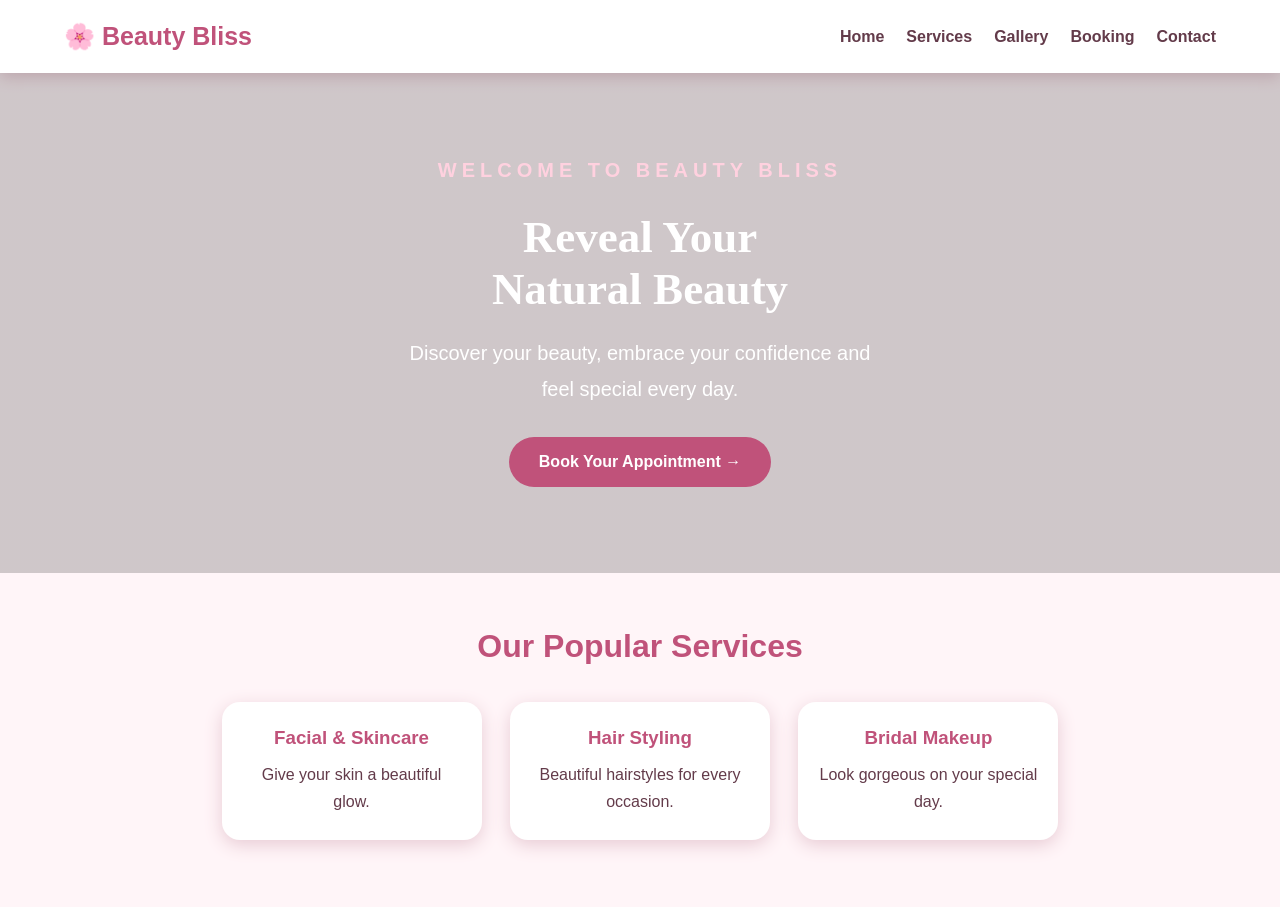
<file: index.html>
<!DOCTYPE html>
<html lang="en">
<head>
    <meta charset="UTF-8">
    <meta name="viewport" content="width=device-width, initial-scale=1.0">
    <title>Beauty Bliss Parlour</title>
    <link rel="stylesheet" href="style.css">
</head>
<body>

    <nav class="navbar">
        <h2>🌸 Beauty Bliss</h2>

        <ul>
            <li><a href="index.html">Home</a></li>
            <li><a href="services.html">Services</a></li>
            <li><a href="gallery.html">Gallery</a></li>
            <li><a href="booking.html">Booking</a></li>
            <li><a href="contact.html">Contact</a></li>
        </ul>
    </nav>

    
<section class="hero">

    <div class="hero-content">
        <p class="hero-tagline">WELCOME TO BEAUTY BLISS</p>

        <h1>Reveal Your<br>Natural Beauty</h1>

        <p class="hero-description">
            Discover your beauty, embrace your confidence
            and feel special every day.
        </p>

        <a href="booking.html" class="btn">
            Book Your Appointment →
        </a>
    </div>

</section>


    <section class="services">
        <h2>Our Popular Services</h2>

        <div class="card">
            <h3>Facial & Skincare</h3>
            <p>Give your skin a beautiful glow.</p>
        </div>

        <div class="card">
            <h3>Hair Styling</h3>
            <p>Beautiful hairstyles for every occasion.</p>
        </div>

        <div class="card">
            <h3>Bridal Makeup</h3>
            <p>Look gorgeous on your special day.</p>
        </div>
    </section>

</body>
</html>
</file>
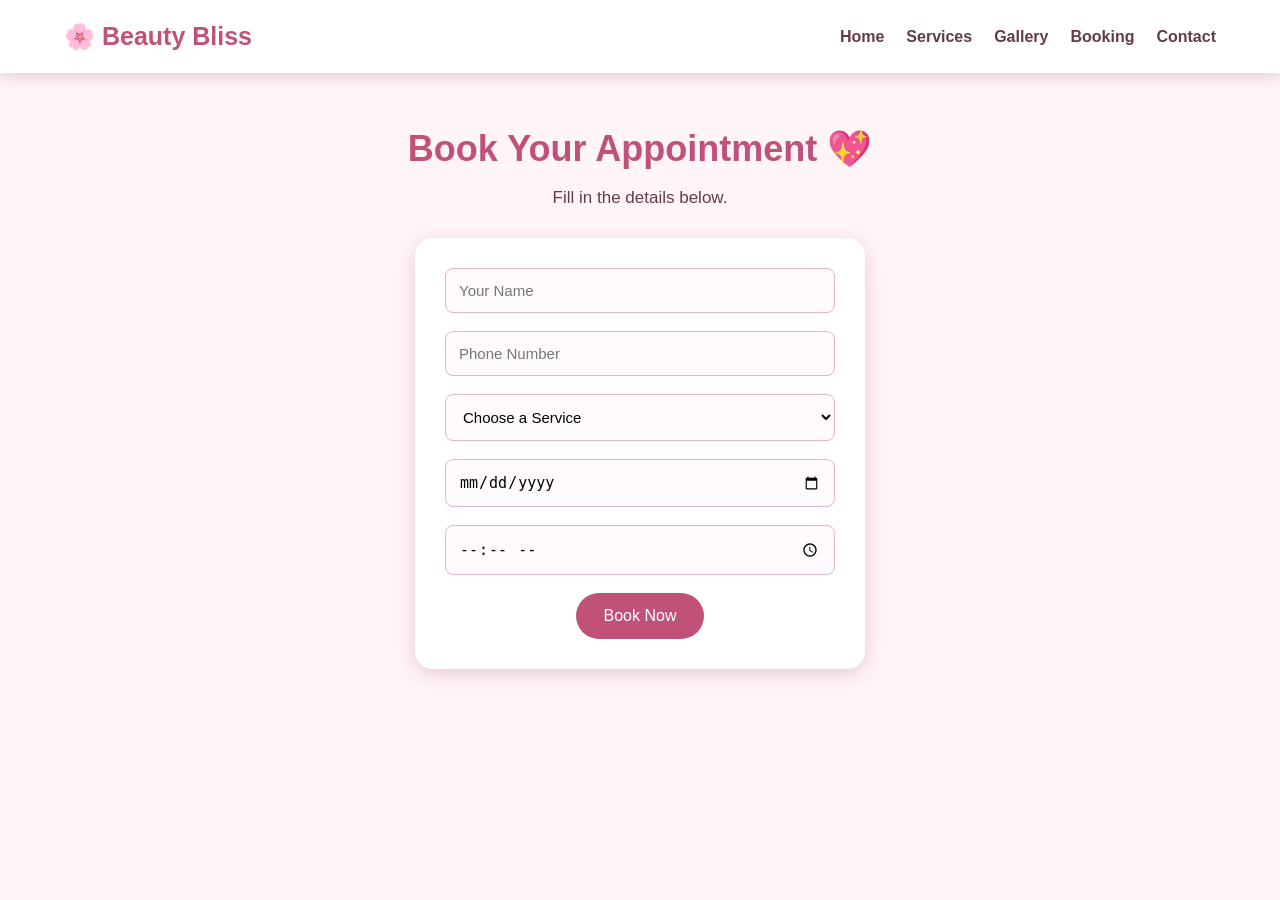
<file: booking.html>
<!DOCTYPE html>
<html lang="en">
<head>
    <meta charset="UTF-8">
    <meta name="viewport" content="width=device-width, initial-scale=1.0">
    <title>Book Appointment - Beauty Bliss</title>
    <link rel="stylesheet" href="style.css">
</head>
<body>

    <nav class="navbar">
        <h2>🌸 Beauty Bliss</h2>
        <ul>
            <li><a href="index.html">Home</a></li>
            <li><a href="services.html">Services</a></li>
            <li><a href="gallery.html">Gallery</a></li>
            <li><a href="booking.html">Booking</a></li>
            <li><a href="contact.html">Contact</a></li>
        </ul>
    </nav>

    <section class="services">
        <h1>Book Your Appointment 💖</h1>
        <p>Fill in the details below.</p>

        <form>
            <p>
                <input type="text" placeholder="Your Name" required>
            </p>
            <br>

            <p>
                <input type="tel" placeholder="Phone Number" required>
            </p>
            <br>

            <p>
                <select required>
                    <option value="">Choose a Service</option>
                    <option>Facial & Skincare</option>
                    <option>Hair Styling</option>
                    <option>Bridal Makeup</option>
                    <option>Party Makeup</option>
                    <option>Manicure & Pedicure</option>
                    <option>Eyebrow Threading</option>
                </select>
            </p>
            <br>

            <p>
                <input type="date" required>
            </p>
            <br>

            <p>
                <input type="time" required>
            </p>
            <br>

            <button type="submit" class="btn">Book Now</button>
        </form>
    </section>

</body>
</html>
</file>
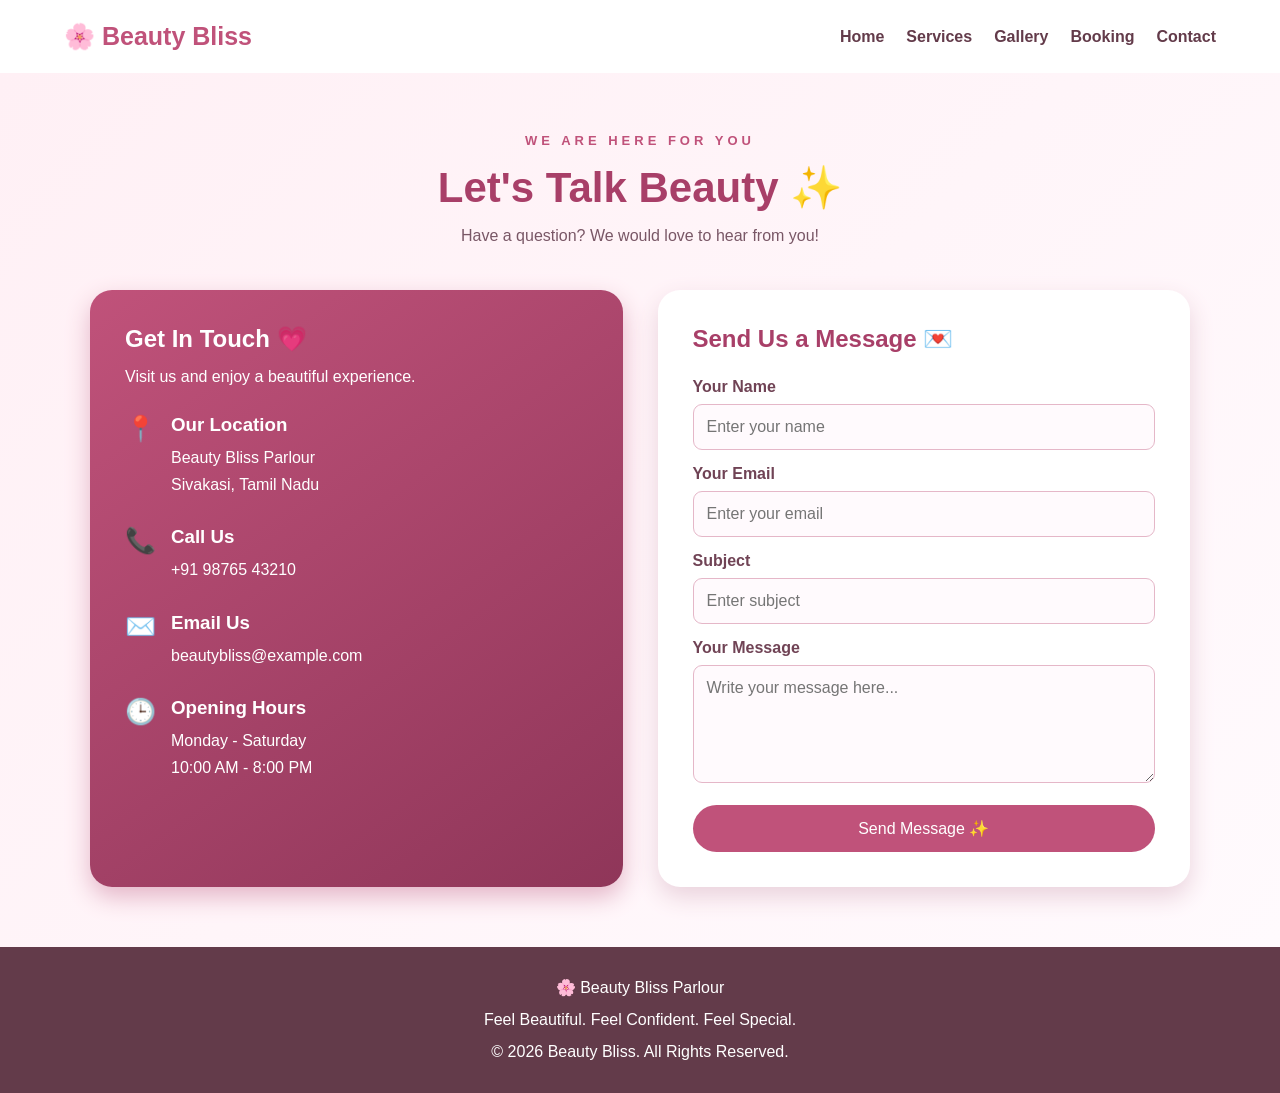
<file: contact.html>
<!DOCTYPE html>
<html lang="en">
<head>
    <meta charset="UTF-8">
    <meta name="viewport" content="width=device-width, initial-scale=1.0">
    <title>Contact Us - Beauty Bliss</title>
    <link rel="stylesheet" href="style.css">
</head>
<body>

    <nav class="navbar">
        <h2>🌸 Beauty Bliss</h2>
        <ul>
            <li><a href="index.html">Home</a></li>
            <li><a href="services.html">Services</a></li>
            <li><a href="gallery.html">Gallery</a></li>
            <li><a href="booking.html">Booking</a></li>
            <li><a href="contact.html">Contact</a></li>
        </ul>
    </nav>

    <section class="contact-section">

        <div class="contact-heading">
            <p class="small-title">WE ARE HERE FOR YOU</p>
            <h1>Let's Talk Beauty ✨</h1>
            <p>Have a question? We would love to hear from you!</p>
        </div>

        <div class="contact-container">

            <div class="contact-info">
                <h2>Get In Touch 💗</h2>
                <p>Visit us and enjoy a beautiful experience.</p>

                <div class="contact-item">
                    <span>📍</span>
                    <div>
                        <h3>Our Location</h3>
                        <p>Beauty Bliss Parlour</p>
                        <p>Sivakasi, Tamil Nadu</p>
                    </div>
                </div>

                <div class="contact-item">
                    <span>📞</span>
                    <div>
                        <h3>Call Us</h3>
                        <p>+91 98765 43210</p>
                    </div>
                </div>

                <div class="contact-item">
                    <span>✉️</span>
                    <div>
                        <h3>Email Us</h3>
                        <p>beautybliss@example.com</p>
                    </div>
                </div>

                <div class="contact-item">
                    <span>🕒</span>
                    <div>
                        <h3>Opening Hours</h3>
                        <p>Monday - Saturday</p>
                        <p>10:00 AM - 8:00 PM</p>
                    </div>
                </div>
            </div>

            <div class="contact-form">
                <h2>Send Us a Message 💌</h2>

                <form>
                    <label>Your Name</label>
                    <input type="text" placeholder="Enter your name" required>

                    <label>Your Email</label>
                    <input type="email" placeholder="Enter your email" required>

                    <label>Subject</label>
                    <input type="text" placeholder="Enter subject" required>

                    <label>Your Message</label>
                    <textarea placeholder="Write your message here..." rows="5" required></textarea>

                    <button type="submit" class="btn">Send Message ✨</button>
                </form>
            </div>

        </div>

    </section>

    <footer class="contact-footer">
        <p>🌸 Beauty Bliss Parlour</p>
        <p>Feel Beautiful. Feel Confident. Feel Special.</p>
        <p>© 2026 Beauty Bliss. All Rights Reserved.</p>
    </footer>

</body>
</html>
</file>
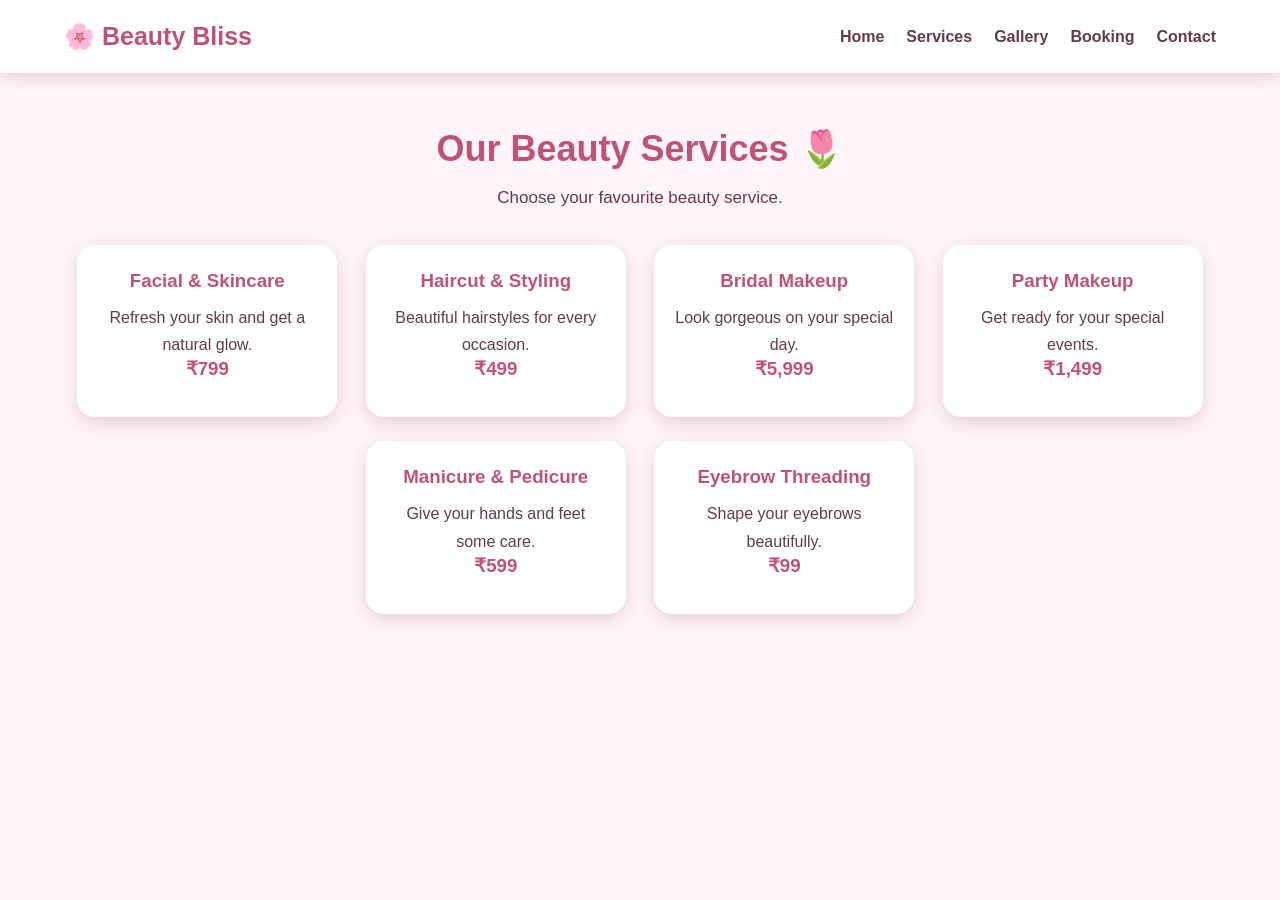
<file: services.html>
<!DOCTYPE html>
<html lang="en">
<head>
    <meta charset="UTF-8">
    <meta name="viewport" content="width=device-width, initial-scale=1.0">
    <title>Our Services - Beauty Bliss</title>
    <link rel="stylesheet" href="style.css">
</head>
<body>

    <nav class="navbar">
        <h2>🌸 Beauty Bliss</h2>
        <ul>
            <li><a href="index.html">Home</a></li>
            <li><a href="services.html">Services</a></li>
            <li><a href="gallery.html">Gallery</a></li>
            <li><a href="booking.html">Booking</a></li>
            <li><a href="contact.html">Contact</a></li>
        </ul>
    </nav>

    <section class="services">
        <h1>Our Beauty Services 🌷</h1>
        <p>Choose your favourite beauty service.</p>

        <div class="card">
            <h3>Facial & Skincare</h3>
            <p>Refresh your skin and get a natural glow.</p>
            <h3>₹799</h3>
        </div>

        <div class="card">
            <h3>Haircut & Styling</h3>
            <p>Beautiful hairstyles for every occasion.</p>
            <h3>₹499</h3>
        </div>

        <div class="card">
            <h3>Bridal Makeup</h3>
            <p>Look gorgeous on your special day.</p>
            <h3>₹5,999</h3>
        </div>

        <div class="card">
            <h3>Party Makeup</h3>
            <p>Get ready for your special events.</p>
            <h3>₹1,499</h3>
        </div>

        <div class="card">
            <h3>Manicure & Pedicure</h3>
            <p>Give your hands and feet some care.</p>
            <h3>₹599</h3>
        </div>

        <div class="card">
            <h3>Eyebrow Threading</h3>
            <p>Shape your eyebrows beautifully.</p>
            <h3>₹99</h3>
        </div>
    </section>

</body>
</html>
</file>
<file: style.css>
* {
    margin: 0;
    padding: 0;
    box-sizing: border-box;
}

body {
    font-family: Arial, sans-serif;
    background-color: #fff5f7;
    color: #5c303d;
}

/* Navigation Bar */
.navbar {
    background-color: white;
    padding: 20px 5%;
    display: flex;
    justify-content: space-between;
    align-items: center;
    box-shadow: 0 3px 10px #e8c6ce;
}

.navbar h2 {
    color: #b76e79;
}

.navbar ul {
    display: flex;
    list-style: none;
    gap: 20px;
}

.navbar a {
    text-decoration: none;
    color: #5c303d;
    font-weight: bold;
}

.navbar a:hover {
    color: #b76e79;
}

/* Home Background Image */

/* Beautiful Home Hero */
.hero {
    min-height: calc(100vh - 75px);

    background:
        linear-gradient(
            90deg,
            rgba(45, 15, 28, 0.75),
            rgba(45, 15, 28, 0.20)
        ),
        url("https://images.unsplash.com/photo-1522337360788-8b13dee7a37e?auto=format&fit=crop&w=2000&q=90");

    background-size: cover;
    background-position: center;
    background-repeat: no-repeat;

    display: flex;
    align-items: center;
    padding: 60px 8%;

    color: white;
}

.hero-content {
    max-width: 650px;
}

.hero-tagline {
    color: #ffd1df;
    letter-spacing: 5px;
    font-size: 14px;
    font-weight: bold;
    margin-bottom: 25px;
}

.hero h1 {
    font-family: Georgia, serif;
    font-size: clamp(42px, 6vw, 76px);
    line-height: 1.15;
    margin-bottom: 25px;
}

.hero-description {
    font-size: 18px;
    line-height: 1.8;
    max-width: 480px;
    margin-bottom: 32px;
}

.hero .btn {
    display: inline-block;
    background: #c0527a;
    color: white;
    padding: 16px 30px;
    border-radius: 35px;
    text-decoration: none;
    font-weight: bold;
    transition: 0.3s;
}

.hero .btn:hover {
    background: #963858;
    transform: translateY(-3px);
}

/* Mobile Home Page */
@media (max-width: 700px) {
    .hero {
        min-height: 80vh;
        padding: 40px 7%;
        background-position: center;
    }

    .hero h1 {
        font-size: 42px;
    }

    .hero-description {
        font-size: 16px;
    }

    .hero-tagline {
        letter-spacing: 3px;
    }
}

/* Popular Services */
.services {
    padding: 50px 20px;
    text-align: center;
}

.services h2 {
    color: #b76e79;
    font-size: 32px;
    margin-bottom: 30px;
}

.card {
    display: inline-block;
    background-color: white;
    width: 260px;
    padding: 30px 20px;
    margin: 12px;
    border-radius: 15px;
    box-shadow: 0 5px 15px #e8c6ce;
    transition: 0.3s;
}

.card:hover {
    transform: translateY(-8px);
}

.card h3 {
    color: #b76e79;
    margin-bottom: 12px;
}

.card p {
    line-height: 1.6;
}

/* Mobile Screen */
@media (max-width: 700px) {
    .navbar {
        flex-direction: column;
        gap: 18px;
    }

    .navbar ul {
        justify-content: center;
        flex-wrap: wrap;
        gap: 15px;
    }

    .hero h1 {
        font-size: 32px;
    }

    .card {
        width: 90%;
    }
}

/* Basic Settings */
* {
    margin: 0;
    padding: 0;
    box-sizing: border-box;
}

body {
    font-family: Arial, sans-serif;
    background-color: #fff5f8;
    color: #633b4a;
}

/* Navigation Bar */
.navbar {
    background-color: white;
    padding: 22px 5%;
    display: flex;
    justify-content: space-between;
    align-items: center;
    box-shadow: 0 4px 15px #e8cbd4;
}

.navbar h2 {
    color: #c0527a;
    font-size: 25px;
}

.navbar ul {
    display: flex;
    list-style: none;
    gap: 22px;
}

.navbar a {
    text-decoration: none;
    color: #633b4a;
    font-weight: bold;
    transition: 0.3s;
}

.navbar a:hover {
    color: #e75480;
}

/* Section Design */
.services {
    padding: 55px 20px;
    text-align: center;
}

.services h1 {
    color: #c0527a;
    font-size: 36px;
    margin-bottom: 18px;
}

.services h2 {
    color: #c0527a;
    margin-bottom: 25px;
}

.services > p {
    margin-bottom: 25px;
    font-size: 17px;
}

/* Service Cards */
.card {
    display: inline-block;
    vertical-align: top;
    background-color: white;
    width: 260px;
    padding: 25px 20px;
    margin: 12px;
    border-radius: 18px;
    box-shadow: 0 5px 18px #e8cbd4;
    transition: 0.3s;
}

.card:hover {
    transform: translateY(-8px);
    box-shadow: 0 10px 25px #dba8ba;
}

.card h3 {
    color: #c0527a;
    margin-bottom: 12px;
}

.card p {
    line-height: 1.7;
}

/* Gallery Images */
.card img {
    width: 100%;
    height: 200px;
    object-fit: cover;
    border-radius: 12px;
    margin-bottom: 15px;
}

/* Form Design */
form {
    max-width: 450px;
    margin: 30px auto;
    padding: 30px;
    background-color: white;
    border-radius: 18px;
    box-shadow: 0 5px 20px #e8cbd4;
}

input, select {
    width: 100%;
    padding: 13px;
    border: 1px solid #e4b7c7;
    border-radius: 8px;
    font-size: 15px;
    background-color: #fffafd;
}

input:focus, select:focus {
    outline: 2px solid #e58aaa;
}

/* Button */
.btn {
    display: inline-block;
    background-color: #c0527a;
    color: white;
    padding: 14px 28px;
    border: none;
    border-radius: 30px;
    text-decoration: none;
    font-size: 16px;
    cursor: pointer;
    transition: 0.3s;
}

.btn:hover {
    background-color: #963858;
    transform: scale(1.04);
}

/* Mobile Screen */
@media (max-width: 700px) {
    .navbar {
        flex-direction: column;
        gap: 18px;
    }

    .navbar ul {
        flex-wrap: wrap;
        justify-content: center;
        gap: 14px;
    }

    .services h1 {
        font-size: 28px;
    }

    .card {
        width: 90%;
        max-width: 350px;
    }
}

* {
    margin: 0;
    padding: 0;
    box-sizing: border-box;
}

body {
    font-family: Arial, sans-serif;
    background-color: #fff5f7;
    color: #5c303d;
}

/* Navigation Bar */
.navbar {
    background-color: white;
    padding: 20px 5%;
    display: flex;
    justify-content: space-between;
    align-items: center;
    box-shadow: 0 3px 10px #e8c6ce;
}

.navbar h2 {
    color: #b76e79;
}

.navbar ul {
    display: flex;
    list-style: none;
    gap: 20px;
}

.navbar a {
    text-decoration: none;
    color: #5c303d;
    font-weight: bold;
}

.navbar a:hover {
    color: #b76e79;
}

/* Home Background Image */
.hero {
    min-height: 500px;
    background:
        linear-gradient(#00000030, #00000030),
        url("https://images.unsplash.com/photo-1600948836101-f9ffda59d250?auto=format&fit=crop&w=1600&q=85");
    background-size: cover;
    background-position: center;
    display: flex;
    flex-direction: column;
    justify-content: center;
    align-items: center;
    text-align: center;
    padding: 30px;
    color: white;
}

.hero h1 {
    font-size: 45px;
    margin-bottom: 20px;
}

.hero p {
    font-size: 20px;
    margin-bottom: 30px;
}

.btn {
    background-color: #b76e79;
    color: white;
    text-decoration: none;
    padding: 14px 25px;
    border-radius: 30px;
    transition: 0.3s;
}

.btn:hover {
    background-color: #8f4f5b;
    transform: scale(1.05);
}

/* Popular Services */
.services {
    padding: 50px 20px;
    text-align: center;
}

.services h2 {
    color: #b76e79;
    font-size: 32px;
    margin-bottom: 30px;
}

.card {
    display: inline-block;
    background-color: white;
    width: 260px;
    padding: 30px 20px;
    margin: 12px;
    border-radius: 15px;
    box-shadow: 0 5px 15px #e8c6ce;
    transition: 0.3s;
}

.card:hover {
    transform: translateY(-8px);
}

.card h3 {
    color: #b76e79;
    margin-bottom: 12px;
}

.card p {
    line-height: 1.6;
}

/* Mobile Screen */
@media (max-width: 700px) {
    .navbar {
        flex-direction: column;
        gap: 18px;
    }

    .navbar ul {
        justify-content: center;
        flex-wrap: wrap;
        gap: 15px;
    }

    .hero h1 {
        font-size: 32px;
    }

    .card {
        width: 90%;
    }
}

/* Basic Settings */
* {
    margin: 0;
    padding: 0;
    box-sizing: border-box;
}

body {
    font-family: Arial, sans-serif;
    background-color: #fff5f8;
    color: #633b4a;
}

/* Navigation Bar */
.navbar {
    background-color: white;
    padding: 22px 5%;
    display: flex;
    justify-content: space-between;
    align-items: center;
    box-shadow: 0 4px 15px #e8cbd4;
}

.navbar h2 {
    color: #c0527a;
    font-size: 25px;
}

.navbar ul {
    display: flex;
    list-style: none;
    gap: 22px;
}

.navbar a {
    text-decoration: none;
    color: #633b4a;
    font-weight: bold;
    transition: 0.3s;
}

.navbar a:hover {
    color: #e75480;
}

/* Section Design */
.services {
    padding: 55px 20px;
    text-align: center;
}

.services h1 {
    color: #c0527a;
    font-size: 36px;
    margin-bottom: 18px;
}

.services h2 {
    color: #c0527a;
    margin-bottom: 25px;
}

.services > p {
    margin-bottom: 25px;
    font-size: 17px;
}

/* Service Cards */
.card {
    display: inline-block;
    vertical-align: top;
    background-color: white;
    width: 260px;
    padding: 25px 20px;
    margin: 12px;
    border-radius: 18px;
    box-shadow: 0 5px 18px #e8cbd4;
    transition: 0.3s;
}

.card:hover {
    transform: translateY(-8px);
    box-shadow: 0 10px 25px #dba8ba;
}

.card h3 {
    color: #c0527a;
    margin-bottom: 12px;
}

.card p {
    line-height: 1.7;
}

/* Gallery Images */
.card img {
    width: 100%;
    height: 200px;
    object-fit: cover;
    border-radius: 12px;
    margin-bottom: 15px;
}

/* Form Design */
form {
    max-width: 450px;
    margin: 30px auto;
    padding: 30px;
    background-color: white;
    border-radius: 18px;
    box-shadow: 0 5px 20px #e8cbd4;
}

input, select {
    width: 100%;
    padding: 13px;
    border: 1px solid #e4b7c7;
    border-radius: 8px;
    font-size: 15px;
    background-color: #fffafd;
}

input:focus, select:focus {
    outline: 2px solid #e58aaa;
}

/* Button */
.btn {
    display: inline-block;
    background-color: #c0527a;
    color: white;
    padding: 14px 28px;
    border: none;
    border-radius: 30px;
    text-decoration: none;
    font-size: 16px;
    cursor: pointer;
    transition: 0.3s;
}

.btn:hover {
    background-color: #963858;
    transform: scale(1.04);
}

/* Mobile Screen */
@media (max-width: 700px) {
    .navbar {
        flex-direction: column;
        gap: 18px;
    }

    .navbar ul {
        flex-wrap: wrap;
        justify-content: center;
        gap: 14px;
    }

    .services h1 {
        font-size: 28px;
    }

    .card {
        width: 90%;
        max-width: 350px;
    }
}


* {
    margin: 0;
    padding: 0;
    box-sizing: border-box;
}

body {
    font-family: Arial, sans-serif;
    background-color: #fff5f7;
    color: #5c303d;
}

/* Navigation Bar */
.navbar {
    background-color: white;
    padding: 20px 5%;
    display: flex;
    justify-content: space-between;
    align-items: center;
    box-shadow: 0 3px 10px #e8c6ce;
}

.navbar h2 {
    color: #b76e79;
}

.navbar ul {
    display: flex;
    list-style: none;
    gap: 20px;
}

.navbar a {
    text-decoration: none;
    color: #5c303d;
    font-weight: bold;
}

.navbar a:hover {
    color: #b76e79;
}

/* Home Background Image */
.hero {
    min-height: 500px;
    background:
        linear-gradient(#00000030, #00000030),
        url("https://images.unsplash.com/photo-1600948836101-f9ffda59d250?auto=format&fit=crop&w=1600&q=85");
    background-size: cover;
    background-position: center;
    display: flex;
    flex-direction: column;
    justify-content: center;
    align-items: center;
    text-align: center;
    padding: 30px;
    color: white;
}

.hero h1 {
    font-size: 45px;
    margin-bottom: 20px;
}

.hero p {
    font-size: 20px;
    margin-bottom: 30px;
}

.btn {
    background-color: #b76e79;
    color: white;
    text-decoration: none;
    padding: 14px 25px;
    border-radius: 30px;
    transition: 0.3s;
}

.btn:hover {
    background-color: #8f4f5b;
    transform: scale(1.05);
}

/* Popular Services */
.services {
    padding: 50px 20px;
    text-align: center;
}

.services h2 {
    color: #b76e79;
    font-size: 32px;
    margin-bottom: 30px;
}

.card {
    display: inline-block;
    background-color: white;
    width: 260px;
    padding: 30px 20px;
    margin: 12px;
    border-radius: 15px;
    box-shadow: 0 5px 15px #e8c6ce;
    transition: 0.3s;
}

.card:hover {
    transform: translateY(-8px);
}

.card h3 {
    color: #b76e79;
    margin-bottom: 12px;
}

.card p {
    line-height: 1.6;
}

/* Mobile Screen */
@media (max-width: 700px) {
    .navbar {
        flex-direction: column;
        gap: 18px;
    }

    .navbar ul {
        justify-content: center;
        flex-wrap: wrap;
        gap: 15px;
    }

    .hero h1 {
        font-size: 32px;
    }

    .card {
        width: 90%;
    }
}

/* Basic Settings */
* {
    margin: 0;
    padding: 0;
    box-sizing: border-box;
}

body {
    font-family: Arial, sans-serif;
    background-color: #fff5f8;
    color: #633b4a;
}

/* Navigation Bar */
.navbar {
    background-color: white;
    padding: 22px 5%;
    display: flex;
    justify-content: space-between;
    align-items: center;
    box-shadow: 0 4px 15px #e8cbd4;
}

.navbar h2 {
    color: #c0527a;
    font-size: 25px;
}

.navbar ul {
    display: flex;
    list-style: none;
    gap: 22px;
}

.navbar a {
    text-decoration: none;
    color: #633b4a;
    font-weight: bold;
    transition: 0.3s;
}

.navbar a:hover {
    color: #e75480;
}

/* Section Design */
.services {
    padding: 55px 20px;
    text-align: center;
}

.services h1 {
    color: #c0527a;
    font-size: 36px;
    margin-bottom: 18px;
}

.services h2 {
    color: #c0527a;
    margin-bottom: 25px;
}

.services > p {
    margin-bottom: 25px;
    font-size: 17px;
}

/* Service Cards */
.card {
    display: inline-block;
    vertical-align: top;
    background-color: white;
    width: 260px;
    padding: 25px 20px;
    margin: 12px;
    border-radius: 18px;
    box-shadow: 0 5px 18px #e8cbd4;
    transition: 0.3s;
}

.card:hover {
    transform: translateY(-8px);
    box-shadow: 0 10px 25px #dba8ba;
}

.card h3 {
    color: #c0527a;
    margin-bottom: 12px;
}

.card p {
    line-height: 1.7;
}

/* Gallery Images */
.card img {
    width: 100%;
    height: 200px;
    object-fit: cover;
    border-radius: 12px;
    margin-bottom: 15px;
}

/* Form Design */
form {
    max-width: 450px;
    margin: 30px auto;
    padding: 30px;
    background-color: white;
    border-radius: 18px;
    box-shadow: 0 5px 20px #e8cbd4;
}

input, select {
    width: 100%;
    padding: 13px;
    border: 1px solid #e4b7c7;
    border-radius: 8px;
    font-size: 15px;
    background-color: #fffafd;
}

input:focus, select:focus {
    outline: 2px solid #e58aaa;
}

/* Button */
.btn {
    display: inline-block;
    background-color: #c0527a;
    color: white;
    padding: 14px 28px;
    border: none;
    border-radius: 30px;
    text-decoration: none;
    font-size: 16px;
    cursor: pointer;
    transition: 0.3s;
}

.btn:hover {
    background-color: #963858;
    transform: scale(1.04);
}

/* Mobile Screen */
@media (max-width: 700px) {
    .navbar {
        flex-direction: column;
        gap: 18px;
    }

    .navbar ul {
        flex-wrap: wrap;
        justify-content: center;
        gap: 14px;
    }

    .services h1 {
        font-size: 28px;
    }

    .card {
        width: 90%;
        max-width: 350px;
    }
}

/* Contact Page */
.contact-section {
    padding: 60px 7%;
    background: linear-gradient(135deg, #fff0f5, #fffafd);
}

.contact-heading {
    text-align: center;
    margin-bottom: 45px;
}

.small-title {
    color: #c0527a;
    letter-spacing: 4px;
    font-size: 13px;
    font-weight: bold;
}

.contact-heading h1 {
    font-size: 42px;
    color: #a83f68;
    margin: 15px 0;
}

.contact-heading > p:last-child {
    color: #795766;
}

.contact-container {
    display: flex;
    gap: 35px;
    max-width: 1100px;
    margin: auto;
    align-items: stretch;
}

.contact-info {
    flex: 1;
    background: linear-gradient(145deg, #c0527a, #8f3659);
    color: white;
    padding: 35px;
    border-radius: 22px;
    box-shadow: 0 10px 25px #e4b5c7;
}

.contact-info h2 {
    margin-bottom: 15px;
}

.contact-item {
    display: flex;
    gap: 15px;
    align-items: flex-start;
    margin-top: 28px;
}

.contact-item span {
    font-size: 25px;
}

.contact-item h3 {
    margin-bottom: 8px;
}

.contact-item p {
    line-height: 1.7;
}

.contact-form {
    flex: 1;
    background: white;
    padding: 35px;
    border-radius: 22px;
    box-shadow: 0 10px 25px #ead2dc;
}

.contact-form h2 {
    color: #a83f68;
    margin-bottom: 25px;
}

.contact-form form {
    margin: 0;
    padding: 0;
    box-shadow: none;
    max-width: none;
}

.contact-form label {
    display: block;
    margin: 15px 0 8px;
    font-weight: bold;
    color: #704355;
}

.contact-form input,
.contact-form textarea {
    width: 100%;
    padding: 13px;
    border: 1px solid #e5b7c8;
    border-radius: 9px;
    font: inherit;
    background: #fffafd;
}

.contact-form textarea {
    resize: vertical;
    margin-bottom: 18px;
}

.contact-form .btn {
    width: 100%;
}

.contact-footer {
    background: #633b4a;
    color: white;
    text-align: center;
    padding: 25px;
    line-height: 2;
}

@media (max-width: 750px) {
    .contact-container {
        flex-direction: column;
    }

    .contact-heading h1 {
        font-size: 30px;
    }

    .contact-info,
    .contact-form {
        padding: 25px;
    }
}
</file>
